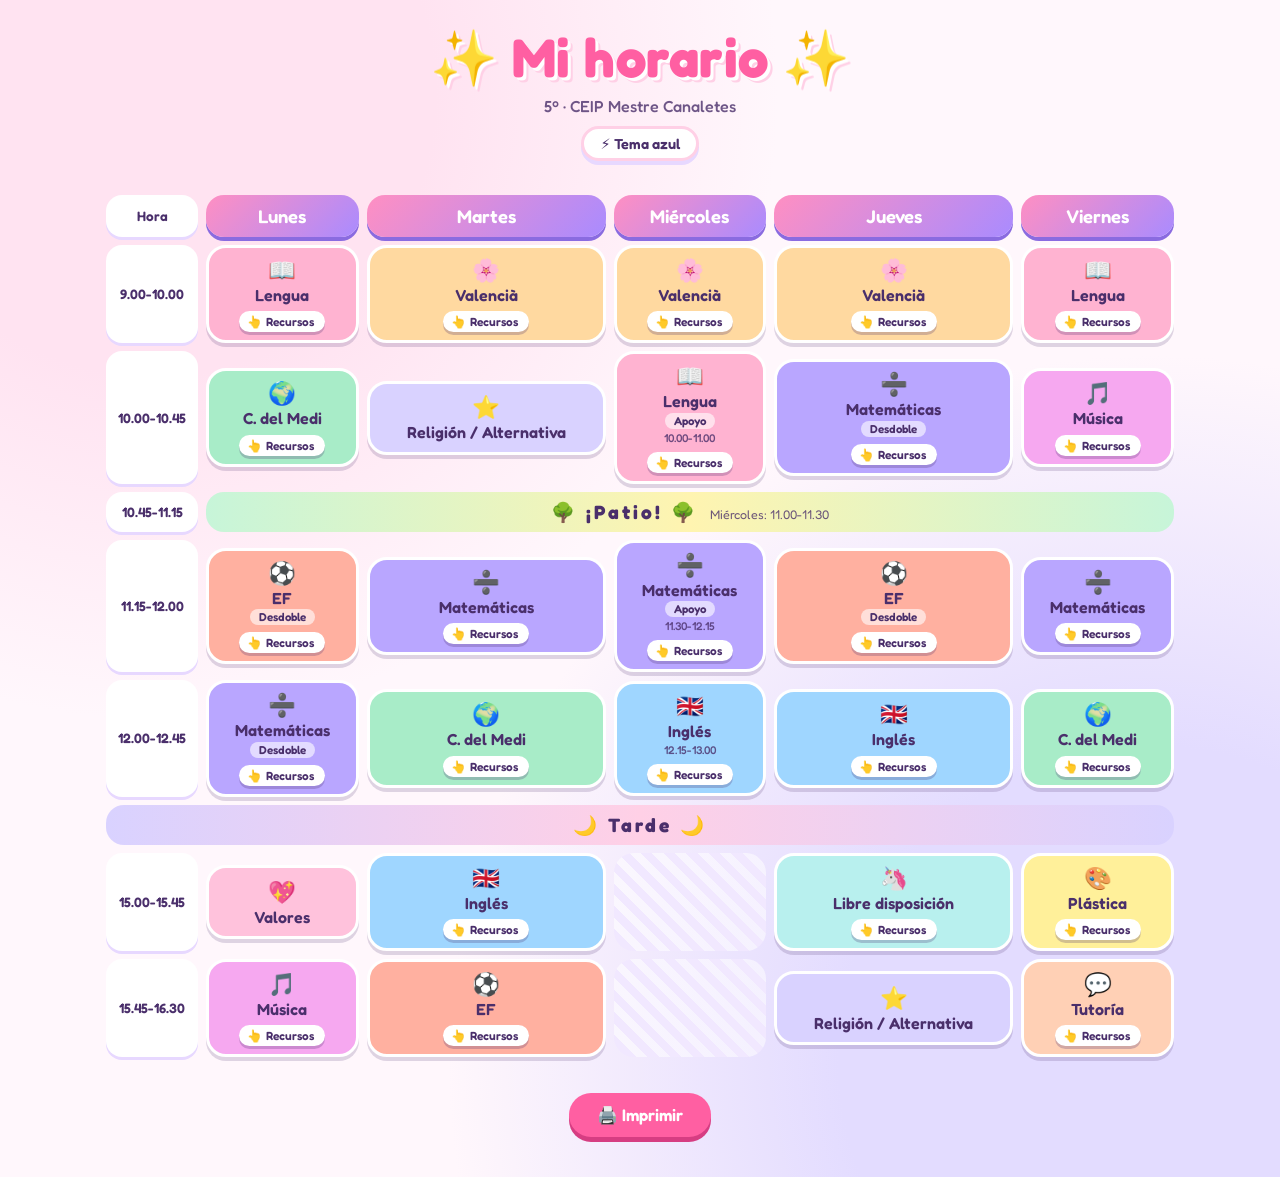
<file: index.html>
<!DOCTYPE html>
<html lang="es"><head><meta charset="UTF-8">
<meta name="viewport" content="width=device-width, initial-scale=1">
<title>Mi horario · 5º</title>
<link href="https://fonts.googleapis.com/css2?family=Fredoka:wght@400;500;600;700&display=swap" rel="stylesheet">
<link rel="stylesheet" href="css/estilos.css">
<script src="js/script.js"></script>
</head><body>
<header><h1>✨ Mi horario ✨</h1><p>5º · CEIP Mestre Canaletes</p><button class="tema" type="button">⚡ Tema azul</button></header>
<div class="wrap">
<table><thead><tr><th class="hora">Hora</th>
<th class="dia d0"><span>Lunes</span></th>
<th class="dia d1"><span>Martes</span></th>
<th class="dia d2"><span>Miércoles</span></th>
<th class="dia d3"><span>Jueves</span></th>
<th class="dia d4"><span>Viernes</span></th>
</tr></thead><tbody>
<tr><th class="hora">9.00-10.00</th>
<td class="m lengua"><div class="card"><span class="ico">📖</span><strong>Lengua</strong><a class="rec" href="https://www.mundoprimaria.com/juegos-educativos/juegos-lenguaje" target="_blank" rel="noopener noreferrer" aria-label="Recursos de Lengua" title="Recursos de Lengua"><span class="dedo" aria-hidden="true">👆</span>Recursos</a></div></td>
<td class="m valencia"><div class="card"><span class="ico">🌸</span><strong>Valencià</strong><a class="rec" href="https://www.avl.gva.es/lexicval/" target="_blank" rel="noopener noreferrer" aria-label="Recursos de Valencià" title="Recursos de Valencià"><span class="dedo" aria-hidden="true">👆</span>Recursos</a></div></td>
<td class="m valencia"><div class="card"><span class="ico">🌸</span><strong>Valencià</strong><a class="rec" href="https://www.avl.gva.es/lexicval/" target="_blank" rel="noopener noreferrer" aria-label="Recursos de Valencià" title="Recursos de Valencià"><span class="dedo" aria-hidden="true">👆</span>Recursos</a></div></td>
<td class="m valencia"><div class="card"><span class="ico">🌸</span><strong>Valencià</strong><a class="rec" href="https://www.avl.gva.es/lexicval/" target="_blank" rel="noopener noreferrer" aria-label="Recursos de Valencià" title="Recursos de Valencià"><span class="dedo" aria-hidden="true">👆</span>Recursos</a></div></td>
<td class="m lengua"><div class="card"><span class="ico">📖</span><strong>Lengua</strong><a class="rec" href="https://www.mundoprimaria.com/juegos-educativos/juegos-lenguaje" target="_blank" rel="noopener noreferrer" aria-label="Recursos de Lengua" title="Recursos de Lengua"><span class="dedo" aria-hidden="true">👆</span>Recursos</a></div></td>
</tr>
<tr><th class="hora">10.00-10.45</th>
<td class="m medi"><div class="card"><span class="ico">🌍</span><strong>C. del Medi</strong><a class="rec" href="https://www.mundoprimaria.com/juegos-educativos/juegos-ciencias" target="_blank" rel="noopener noreferrer" aria-label="Recursos de C. del Medi" title="Recursos de C. del Medi"><span class="dedo" aria-hidden="true">👆</span>Recursos</a></div></td>
<td class="m religion"><div class="card"><span class="ico">⭐</span><strong>Religión / Alternativa</strong></div></td>
<td class="m lengua"><div class="card"><span class="ico">📖</span><strong>Lengua</strong><em>Apoyo</em><small>10.00-11.00</small><a class="rec" href="https://www.mundoprimaria.com/juegos-educativos/juegos-lenguaje" target="_blank" rel="noopener noreferrer" aria-label="Recursos de Lengua" title="Recursos de Lengua"><span class="dedo" aria-hidden="true">👆</span>Recursos</a></div></td>
<td class="m mates"><div class="card"><span class="ico">➗</span><strong>Matemáticas</strong><em>Desdoble</em><a class="rec" href="https://www.mundoprimaria.com/juegos-educativos/juegos-matematicas/mates-areas-cursos" target="_blank" rel="noopener noreferrer" aria-label="Recursos de Matemáticas" title="Recursos de Matemáticas"><span class="dedo" aria-hidden="true">👆</span>Recursos</a></div></td>
<td class="m musica"><div class="card"><span class="ico">🎵</span><strong>Música</strong><a class="rec" href="http://valdemusica.blogspot.com/p/la-flauta-dulce.html" target="_blank" rel="noopener noreferrer" aria-label="Recursos de Música" title="Recursos de Música"><span class="dedo" aria-hidden="true">👆</span>Recursos</a></div></td>
</tr>
<tr class="banda patio"><th class="hora">10.45-11.15</th><td colspan="5"><span class="b">🌳 ¡Patio! 🌳</span><small>Miércoles: 11.00-11.30</small></td></tr>
<tr><th class="hora">11.15-12.00</th>
<td class="m ef"><div class="card"><span class="ico">⚽</span><strong>EF</strong><em>Desdoble</em><a class="rec" href="https://www.educacionfisicaenprimaria.es/ud-5ordm-y-6ordm-primaria.html" target="_blank" rel="noopener noreferrer" aria-label="Recursos de EF" title="Recursos de EF"><span class="dedo" aria-hidden="true">👆</span>Recursos</a></div></td>
<td class="m mates"><div class="card"><span class="ico">➗</span><strong>Matemáticas</strong><a class="rec" href="https://www.mundoprimaria.com/juegos-educativos/juegos-matematicas/mates-areas-cursos" target="_blank" rel="noopener noreferrer" aria-label="Recursos de Matemáticas" title="Recursos de Matemáticas"><span class="dedo" aria-hidden="true">👆</span>Recursos</a></div></td>
<td class="m mates"><div class="card"><span class="ico">➗</span><strong>Matemáticas</strong><em>Apoyo</em><small>11.30-12.15</small><a class="rec" href="https://www.mundoprimaria.com/juegos-educativos/juegos-matematicas/mates-areas-cursos" target="_blank" rel="noopener noreferrer" aria-label="Recursos de Matemáticas" title="Recursos de Matemáticas"><span class="dedo" aria-hidden="true">👆</span>Recursos</a></div></td>
<td class="m ef"><div class="card"><span class="ico">⚽</span><strong>EF</strong><em>Desdoble</em><a class="rec" href="https://www.educacionfisicaenprimaria.es/ud-5ordm-y-6ordm-primaria.html" target="_blank" rel="noopener noreferrer" aria-label="Recursos de EF" title="Recursos de EF"><span class="dedo" aria-hidden="true">👆</span>Recursos</a></div></td>
<td class="m mates"><div class="card"><span class="ico">➗</span><strong>Matemáticas</strong><a class="rec" href="https://www.mundoprimaria.com/juegos-educativos/juegos-matematicas/mates-areas-cursos" target="_blank" rel="noopener noreferrer" aria-label="Recursos de Matemáticas" title="Recursos de Matemáticas"><span class="dedo" aria-hidden="true">👆</span>Recursos</a></div></td>
</tr>
<tr><th class="hora">12.00-12.45</th>
<td class="m mates"><div class="card"><span class="ico">➗</span><strong>Matemáticas</strong><em>Desdoble</em><a class="rec" href="https://www.mundoprimaria.com/juegos-educativos/juegos-matematicas/mates-areas-cursos" target="_blank" rel="noopener noreferrer" aria-label="Recursos de Matemáticas" title="Recursos de Matemáticas"><span class="dedo" aria-hidden="true">👆</span>Recursos</a></div></td>
<td class="m medi"><div class="card"><span class="ico">🌍</span><strong>C. del Medi</strong><a class="rec" href="https://www.mundoprimaria.com/juegos-educativos/juegos-ciencias" target="_blank" rel="noopener noreferrer" aria-label="Recursos de C. del Medi" title="Recursos de C. del Medi"><span class="dedo" aria-hidden="true">👆</span>Recursos</a></div></td>
<td class="m ingles"><div class="card"><span class="ico">🇬🇧</span><strong>Inglés</strong><small>12.15-13.00</small><a class="rec" href="https://learnenglishkids.britishcouncil.org" target="_blank" rel="noopener noreferrer" aria-label="Recursos de Inglés" title="Recursos de Inglés"><span class="dedo" aria-hidden="true">👆</span>Recursos</a></div></td>
<td class="m ingles"><div class="card"><span class="ico">🇬🇧</span><strong>Inglés</strong><a class="rec" href="https://learnenglishkids.britishcouncil.org" target="_blank" rel="noopener noreferrer" aria-label="Recursos de Inglés" title="Recursos de Inglés"><span class="dedo" aria-hidden="true">👆</span>Recursos</a></div></td>
<td class="m medi"><div class="card"><span class="ico">🌍</span><strong>C. del Medi</strong><a class="rec" href="https://www.mundoprimaria.com/juegos-educativos/juegos-ciencias" target="_blank" rel="noopener noreferrer" aria-label="Recursos de C. del Medi" title="Recursos de C. del Medi"><span class="dedo" aria-hidden="true">👆</span>Recursos</a></div></td>
</tr>
<tr class="banda tarde"><td colspan="6"><span class="b">🌙 Tarde 🌙</span></td></tr>
<tr><th class="hora">15.00-15.45</th>
<td class="m valores"><div class="card"><span class="ico">💖</span><strong>Valores</strong></div></td>
<td class="m ingles"><div class="card"><span class="ico">🇬🇧</span><strong>Inglés</strong><a class="rec" href="https://learnenglishkids.britishcouncil.org" target="_blank" rel="noopener noreferrer" aria-label="Recursos de Inglés" title="Recursos de Inglés"><span class="dedo" aria-hidden="true">👆</span>Recursos</a></div></td>
<td class="vacio"></td>
<td class="m libre"><div class="card"><span class="ico">🦄</span><strong>Libre disposición</strong><a class="rec" href="https://www.mundoprimaria.com/juegos-educativos" target="_blank" rel="noopener noreferrer" aria-label="Recursos de Libre disposición" title="Recursos de Libre disposición"><span class="dedo" aria-hidden="true">👆</span>Recursos</a></div></td>
<td class="m plastica"><div class="card"><span class="ico">🎨</span><strong>Plástica</strong><a class="rec" href="https://www.guiainfantil.com/ocio/manualidades/" target="_blank" rel="noopener noreferrer" aria-label="Recursos de Plástica" title="Recursos de Plástica"><span class="dedo" aria-hidden="true">👆</span>Recursos</a></div></td>
</tr>
<tr><th class="hora">15.45-16.30</th>
<td class="m musica"><div class="card"><span class="ico">🎵</span><strong>Música</strong><a class="rec" href="http://valdemusica.blogspot.com/p/la-flauta-dulce.html" target="_blank" rel="noopener noreferrer" aria-label="Recursos de Música" title="Recursos de Música"><span class="dedo" aria-hidden="true">👆</span>Recursos</a></div></td>
<td class="m ef"><div class="card"><span class="ico">⚽</span><strong>EF</strong><a class="rec" href="https://www.educacionfisicaenprimaria.es/ud-5ordm-y-6ordm-primaria.html" target="_blank" rel="noopener noreferrer" aria-label="Recursos de EF" title="Recursos de EF"><span class="dedo" aria-hidden="true">👆</span>Recursos</a></div></td>
<td class="vacio"></td>
<td class="m religion"><div class="card"><span class="ico">⭐</span><strong>Religión / Alternativa</strong></div></td>
<td class="m tutoria"><div class="card"><span class="ico">💬</span><strong>Tutoría</strong><a class="rec" href="https://www.mundoprimaria.com/recursos-educativos" target="_blank" rel="noopener noreferrer" aria-label="Recursos de Tutoría" title="Recursos de Tutoría"><span class="dedo" aria-hidden="true">👆</span>Recursos</a></div></td>
</tr>
</tbody></table>
</div>
<div class="movil">
<section class="dia-m"><h2>Lunes</h2>
<div class="fila"><div class="hora">9.00-10.00</div><div class="m lengua"><div class="card"><span class="ico">📖</span><strong>Lengua</strong><a class="rec" href="https://www.mundoprimaria.com/juegos-educativos/juegos-lenguaje" target="_blank" rel="noopener noreferrer" aria-label="Recursos de Lengua" title="Recursos de Lengua"><span class="dedo" aria-hidden="true">👆</span>Recursos</a></div></div></div>
<div class="fila"><div class="hora">10.00-10.45</div><div class="m medi"><div class="card"><span class="ico">🌍</span><strong>C. del Medi</strong><a class="rec" href="https://www.mundoprimaria.com/juegos-educativos/juegos-ciencias" target="_blank" rel="noopener noreferrer" aria-label="Recursos de C. del Medi" title="Recursos de C. del Medi"><span class="dedo" aria-hidden="true">👆</span>Recursos</a></div></div></div>
<div class="tira patio">🌳 Patio · 10.45-11.15</div>
<div class="fila"><div class="hora">11.15-12.00</div><div class="m ef"><div class="card"><span class="ico">⚽</span><strong>EF</strong><em>Desdoble</em><a class="rec" href="https://www.educacionfisicaenprimaria.es/ud-5ordm-y-6ordm-primaria.html" target="_blank" rel="noopener noreferrer" aria-label="Recursos de EF" title="Recursos de EF"><span class="dedo" aria-hidden="true">👆</span>Recursos</a></div></div></div>
<div class="fila"><div class="hora">12.00-12.45</div><div class="m mates"><div class="card"><span class="ico">➗</span><strong>Matemáticas</strong><em>Desdoble</em><a class="rec" href="https://www.mundoprimaria.com/juegos-educativos/juegos-matematicas/mates-areas-cursos" target="_blank" rel="noopener noreferrer" aria-label="Recursos de Matemáticas" title="Recursos de Matemáticas"><span class="dedo" aria-hidden="true">👆</span>Recursos</a></div></div></div>
<div class="tira tarde">🌙 Tarde</div>
<div class="fila"><div class="hora">15.00-15.45</div><div class="m valores"><div class="card"><span class="ico">💖</span><strong>Valores</strong></div></div></div>
<div class="fila"><div class="hora">15.45-16.30</div><div class="m musica"><div class="card"><span class="ico">🎵</span><strong>Música</strong><a class="rec" href="http://valdemusica.blogspot.com/p/la-flauta-dulce.html" target="_blank" rel="noopener noreferrer" aria-label="Recursos de Música" title="Recursos de Música"><span class="dedo" aria-hidden="true">👆</span>Recursos</a></div></div></div>
</section>
<section class="dia-m"><h2>Martes</h2>
<div class="fila"><div class="hora">9.00-10.00</div><div class="m valencia"><div class="card"><span class="ico">🌸</span><strong>Valencià</strong><a class="rec" href="https://www.avl.gva.es/lexicval/" target="_blank" rel="noopener noreferrer" aria-label="Recursos de Valencià" title="Recursos de Valencià"><span class="dedo" aria-hidden="true">👆</span>Recursos</a></div></div></div>
<div class="fila"><div class="hora">10.00-10.45</div><div class="m religion"><div class="card"><span class="ico">⭐</span><strong>Religión / Alternativa</strong></div></div></div>
<div class="tira patio">🌳 Patio · 10.45-11.15</div>
<div class="fila"><div class="hora">11.15-12.00</div><div class="m mates"><div class="card"><span class="ico">➗</span><strong>Matemáticas</strong><a class="rec" href="https://www.mundoprimaria.com/juegos-educativos/juegos-matematicas/mates-areas-cursos" target="_blank" rel="noopener noreferrer" aria-label="Recursos de Matemáticas" title="Recursos de Matemáticas"><span class="dedo" aria-hidden="true">👆</span>Recursos</a></div></div></div>
<div class="fila"><div class="hora">12.00-12.45</div><div class="m medi"><div class="card"><span class="ico">🌍</span><strong>C. del Medi</strong><a class="rec" href="https://www.mundoprimaria.com/juegos-educativos/juegos-ciencias" target="_blank" rel="noopener noreferrer" aria-label="Recursos de C. del Medi" title="Recursos de C. del Medi"><span class="dedo" aria-hidden="true">👆</span>Recursos</a></div></div></div>
<div class="tira tarde">🌙 Tarde</div>
<div class="fila"><div class="hora">15.00-15.45</div><div class="m ingles"><div class="card"><span class="ico">🇬🇧</span><strong>Inglés</strong><a class="rec" href="https://learnenglishkids.britishcouncil.org" target="_blank" rel="noopener noreferrer" aria-label="Recursos de Inglés" title="Recursos de Inglés"><span class="dedo" aria-hidden="true">👆</span>Recursos</a></div></div></div>
<div class="fila"><div class="hora">15.45-16.30</div><div class="m ef"><div class="card"><span class="ico">⚽</span><strong>EF</strong><a class="rec" href="https://www.educacionfisicaenprimaria.es/ud-5ordm-y-6ordm-primaria.html" target="_blank" rel="noopener noreferrer" aria-label="Recursos de EF" title="Recursos de EF"><span class="dedo" aria-hidden="true">👆</span>Recursos</a></div></div></div>
</section>
<section class="dia-m"><h2>Miércoles</h2>
<div class="fila"><div class="hora">9.00-10.00</div><div class="m valencia"><div class="card"><span class="ico">🌸</span><strong>Valencià</strong><a class="rec" href="https://www.avl.gva.es/lexicval/" target="_blank" rel="noopener noreferrer" aria-label="Recursos de Valencià" title="Recursos de Valencià"><span class="dedo" aria-hidden="true">👆</span>Recursos</a></div></div></div>
<div class="fila"><div class="hora">10.00-11.00</div><div class="m lengua"><div class="card"><span class="ico">📖</span><strong>Lengua</strong><em>Apoyo</em><a class="rec" href="https://www.mundoprimaria.com/juegos-educativos/juegos-lenguaje" target="_blank" rel="noopener noreferrer" aria-label="Recursos de Lengua" title="Recursos de Lengua"><span class="dedo" aria-hidden="true">👆</span>Recursos</a></div></div></div>
<div class="tira patio">🌳 Patio · 11.00-11.30</div>
<div class="fila"><div class="hora">11.30-12.15</div><div class="m mates"><div class="card"><span class="ico">➗</span><strong>Matemáticas</strong><em>Apoyo</em><a class="rec" href="https://www.mundoprimaria.com/juegos-educativos/juegos-matematicas/mates-areas-cursos" target="_blank" rel="noopener noreferrer" aria-label="Recursos de Matemáticas" title="Recursos de Matemáticas"><span class="dedo" aria-hidden="true">👆</span>Recursos</a></div></div></div>
<div class="fila"><div class="hora">12.15-13.00</div><div class="m ingles"><div class="card"><span class="ico">🇬🇧</span><strong>Inglés</strong><a class="rec" href="https://learnenglishkids.britishcouncil.org" target="_blank" rel="noopener noreferrer" aria-label="Recursos de Inglés" title="Recursos de Inglés"><span class="dedo" aria-hidden="true">👆</span>Recursos</a></div></div></div>
</section>
<section class="dia-m"><h2>Jueves</h2>
<div class="fila"><div class="hora">9.00-10.00</div><div class="m valencia"><div class="card"><span class="ico">🌸</span><strong>Valencià</strong><a class="rec" href="https://www.avl.gva.es/lexicval/" target="_blank" rel="noopener noreferrer" aria-label="Recursos de Valencià" title="Recursos de Valencià"><span class="dedo" aria-hidden="true">👆</span>Recursos</a></div></div></div>
<div class="fila"><div class="hora">10.00-10.45</div><div class="m mates"><div class="card"><span class="ico">➗</span><strong>Matemáticas</strong><em>Desdoble</em><a class="rec" href="https://www.mundoprimaria.com/juegos-educativos/juegos-matematicas/mates-areas-cursos" target="_blank" rel="noopener noreferrer" aria-label="Recursos de Matemáticas" title="Recursos de Matemáticas"><span class="dedo" aria-hidden="true">👆</span>Recursos</a></div></div></div>
<div class="tira patio">🌳 Patio · 10.45-11.15</div>
<div class="fila"><div class="hora">11.15-12.00</div><div class="m ef"><div class="card"><span class="ico">⚽</span><strong>EF</strong><em>Desdoble</em><a class="rec" href="https://www.educacionfisicaenprimaria.es/ud-5ordm-y-6ordm-primaria.html" target="_blank" rel="noopener noreferrer" aria-label="Recursos de EF" title="Recursos de EF"><span class="dedo" aria-hidden="true">👆</span>Recursos</a></div></div></div>
<div class="fila"><div class="hora">12.00-12.45</div><div class="m ingles"><div class="card"><span class="ico">🇬🇧</span><strong>Inglés</strong><a class="rec" href="https://learnenglishkids.britishcouncil.org" target="_blank" rel="noopener noreferrer" aria-label="Recursos de Inglés" title="Recursos de Inglés"><span class="dedo" aria-hidden="true">👆</span>Recursos</a></div></div></div>
<div class="tira tarde">🌙 Tarde</div>
<div class="fila"><div class="hora">15.00-15.45</div><div class="m libre"><div class="card"><span class="ico">🦄</span><strong>Libre disposición</strong><a class="rec" href="https://www.mundoprimaria.com/juegos-educativos" target="_blank" rel="noopener noreferrer" aria-label="Recursos de Libre disposición" title="Recursos de Libre disposición"><span class="dedo" aria-hidden="true">👆</span>Recursos</a></div></div></div>
<div class="fila"><div class="hora">15.45-16.30</div><div class="m religion"><div class="card"><span class="ico">⭐</span><strong>Religión / Alternativa</strong></div></div></div>
</section>
<section class="dia-m"><h2>Viernes</h2>
<div class="fila"><div class="hora">9.00-10.00</div><div class="m lengua"><div class="card"><span class="ico">📖</span><strong>Lengua</strong><a class="rec" href="https://www.mundoprimaria.com/juegos-educativos/juegos-lenguaje" target="_blank" rel="noopener noreferrer" aria-label="Recursos de Lengua" title="Recursos de Lengua"><span class="dedo" aria-hidden="true">👆</span>Recursos</a></div></div></div>
<div class="fila"><div class="hora">10.00-10.45</div><div class="m musica"><div class="card"><span class="ico">🎵</span><strong>Música</strong><a class="rec" href="http://valdemusica.blogspot.com/p/la-flauta-dulce.html" target="_blank" rel="noopener noreferrer" aria-label="Recursos de Música" title="Recursos de Música"><span class="dedo" aria-hidden="true">👆</span>Recursos</a></div></div></div>
<div class="tira patio">🌳 Patio · 10.45-11.15</div>
<div class="fila"><div class="hora">11.15-12.00</div><div class="m mates"><div class="card"><span class="ico">➗</span><strong>Matemáticas</strong><a class="rec" href="https://www.mundoprimaria.com/juegos-educativos/juegos-matematicas/mates-areas-cursos" target="_blank" rel="noopener noreferrer" aria-label="Recursos de Matemáticas" title="Recursos de Matemáticas"><span class="dedo" aria-hidden="true">👆</span>Recursos</a></div></div></div>
<div class="fila"><div class="hora">12.00-12.45</div><div class="m medi"><div class="card"><span class="ico">🌍</span><strong>C. del Medi</strong><a class="rec" href="https://www.mundoprimaria.com/juegos-educativos/juegos-ciencias" target="_blank" rel="noopener noreferrer" aria-label="Recursos de C. del Medi" title="Recursos de C. del Medi"><span class="dedo" aria-hidden="true">👆</span>Recursos</a></div></div></div>
<div class="tira tarde">🌙 Tarde</div>
<div class="fila"><div class="hora">15.00-15.45</div><div class="m plastica"><div class="card"><span class="ico">🎨</span><strong>Plástica</strong><a class="rec" href="https://www.guiainfantil.com/ocio/manualidades/" target="_blank" rel="noopener noreferrer" aria-label="Recursos de Plástica" title="Recursos de Plástica"><span class="dedo" aria-hidden="true">👆</span>Recursos</a></div></div></div>
<div class="fila"><div class="hora">15.45-16.30</div><div class="m tutoria"><div class="card"><span class="ico">💬</span><strong>Tutoría</strong><a class="rec" href="https://www.mundoprimaria.com/recursos-educativos" target="_blank" rel="noopener noreferrer" aria-label="Recursos de Tutoría" title="Recursos de Tutoría"><span class="dedo" aria-hidden="true">👆</span>Recursos</a></div></div></div>
</section>
</div>
<button class="imprimir" type="button">🖨️ Imprimir</button>
</body></html>
</file>
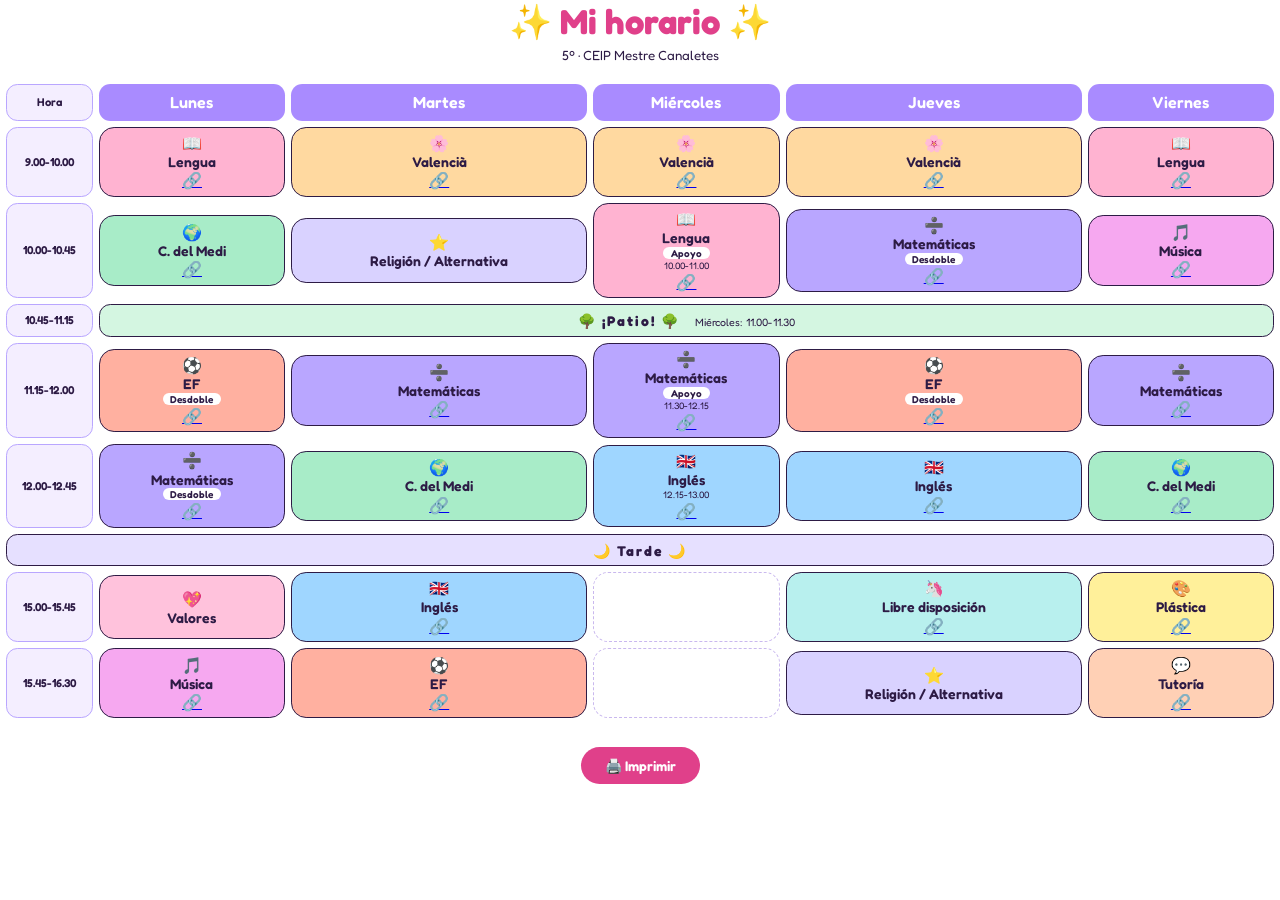
<file: horario-imprimir.html>
<!DOCTYPE html>
<html lang="es"><head><meta charset="UTF-8">
<meta name="viewport" content="width=device-width, initial-scale=1">
<title>Mi horario · 5º</title>
<link href="https://fonts.googleapis.com/css2?family=Fredoka:wght@400;500;600;700&display=swap" rel="stylesheet">
<link rel="stylesheet" href="css/imprimir.css">
</head><body>
<header><h1>✨ Mi horario ✨</h1><p>5º · CEIP Mestre Canaletes</p></header>
<div class="wrap">
<table><thead><tr><th class="hora">Hora</th>
<th class="dia d0"><span>Lunes</span></th>
<th class="dia d1"><span>Martes</span></th>
<th class="dia d2"><span>Miércoles</span></th>
<th class="dia d3"><span>Jueves</span></th>
<th class="dia d4"><span>Viernes</span></th>
</tr></thead><tbody>
<tr><th class="hora">9.00-10.00</th>
<td class="m lengua"><div class="card"><span class="ico">📖</span><strong>Lengua</strong><a class="rec" href="https://www.mundoprimaria.com/juegos-educativos/juegos-lenguaje" target="_blank" rel="noopener noreferrer" aria-label="Recursos de Lengua" title="Recursos de Lengua">🔗</a></div></td>
<td class="m valencia"><div class="card"><span class="ico">🌸</span><strong>Valencià</strong><a class="rec" href="https://www.avl.gva.es/lexicval/" target="_blank" rel="noopener noreferrer" aria-label="Recursos de Valencià" title="Recursos de Valencià">🔗</a></div></td>
<td class="m valencia"><div class="card"><span class="ico">🌸</span><strong>Valencià</strong><a class="rec" href="https://www.avl.gva.es/lexicval/" target="_blank" rel="noopener noreferrer" aria-label="Recursos de Valencià" title="Recursos de Valencià">🔗</a></div></td>
<td class="m valencia"><div class="card"><span class="ico">🌸</span><strong>Valencià</strong><a class="rec" href="https://www.avl.gva.es/lexicval/" target="_blank" rel="noopener noreferrer" aria-label="Recursos de Valencià" title="Recursos de Valencià">🔗</a></div></td>
<td class="m lengua"><div class="card"><span class="ico">📖</span><strong>Lengua</strong><a class="rec" href="https://www.mundoprimaria.com/juegos-educativos/juegos-lenguaje" target="_blank" rel="noopener noreferrer" aria-label="Recursos de Lengua" title="Recursos de Lengua">🔗</a></div></td>
</tr>
<tr><th class="hora">10.00-10.45</th>
<td class="m medi"><div class="card"><span class="ico">🌍</span><strong>C. del Medi</strong><a class="rec" href="https://www.mundoprimaria.com/juegos-educativos/juegos-ciencias" target="_blank" rel="noopener noreferrer" aria-label="Recursos de C. del Medi" title="Recursos de C. del Medi">🔗</a></div></td>
<td class="m religion"><div class="card"><span class="ico">⭐</span><strong>Religión / Alternativa</strong></div></td>
<td class="m lengua"><div class="card"><span class="ico">📖</span><strong>Lengua</strong><em>Apoyo</em><small>10.00-11.00</small><a class="rec" href="https://www.mundoprimaria.com/juegos-educativos/juegos-lenguaje" target="_blank" rel="noopener noreferrer" aria-label="Recursos de Lengua" title="Recursos de Lengua">🔗</a></div></td>
<td class="m mates"><div class="card"><span class="ico">➗</span><strong>Matemáticas</strong><em>Desdoble</em><a class="rec" href="https://www.mundoprimaria.com/juegos-educativos/juegos-matematicas/mates-areas-cursos" target="_blank" rel="noopener noreferrer" aria-label="Recursos de Matemáticas" title="Recursos de Matemáticas">🔗</a></div></td>
<td class="m musica"><div class="card"><span class="ico">🎵</span><strong>Música</strong><a class="rec" href="http://valdemusica.blogspot.com/p/la-flauta-dulce.html" target="_blank" rel="noopener noreferrer" aria-label="Recursos de Música" title="Recursos de Música">🔗</a></div></td>
</tr>
<tr class="banda patio"><th class="hora">10.45-11.15</th><td colspan="5"><span class="b">🌳 ¡Patio! 🌳</span><small>Miércoles: 11.00-11.30</small></td></tr>
<tr><th class="hora">11.15-12.00</th>
<td class="m ef"><div class="card"><span class="ico">⚽</span><strong>EF</strong><em>Desdoble</em><a class="rec" href="https://www.educacionfisicaenprimaria.es/ud-5ordm-y-6ordm-primaria.html" target="_blank" rel="noopener noreferrer" aria-label="Recursos de EF" title="Recursos de EF">🔗</a></div></td>
<td class="m mates"><div class="card"><span class="ico">➗</span><strong>Matemáticas</strong><a class="rec" href="https://www.mundoprimaria.com/juegos-educativos/juegos-matematicas/mates-areas-cursos" target="_blank" rel="noopener noreferrer" aria-label="Recursos de Matemáticas" title="Recursos de Matemáticas">🔗</a></div></td>
<td class="m mates"><div class="card"><span class="ico">➗</span><strong>Matemáticas</strong><em>Apoyo</em><small>11.30-12.15</small><a class="rec" href="https://www.mundoprimaria.com/juegos-educativos/juegos-matematicas/mates-areas-cursos" target="_blank" rel="noopener noreferrer" aria-label="Recursos de Matemáticas" title="Recursos de Matemáticas">🔗</a></div></td>
<td class="m ef"><div class="card"><span class="ico">⚽</span><strong>EF</strong><em>Desdoble</em><a class="rec" href="https://www.educacionfisicaenprimaria.es/ud-5ordm-y-6ordm-primaria.html" target="_blank" rel="noopener noreferrer" aria-label="Recursos de EF" title="Recursos de EF">🔗</a></div></td>
<td class="m mates"><div class="card"><span class="ico">➗</span><strong>Matemáticas</strong><a class="rec" href="https://www.mundoprimaria.com/juegos-educativos/juegos-matematicas/mates-areas-cursos" target="_blank" rel="noopener noreferrer" aria-label="Recursos de Matemáticas" title="Recursos de Matemáticas">🔗</a></div></td>
</tr>
<tr><th class="hora">12.00-12.45</th>
<td class="m mates"><div class="card"><span class="ico">➗</span><strong>Matemáticas</strong><em>Desdoble</em><a class="rec" href="https://www.mundoprimaria.com/juegos-educativos/juegos-matematicas/mates-areas-cursos" target="_blank" rel="noopener noreferrer" aria-label="Recursos de Matemáticas" title="Recursos de Matemáticas">🔗</a></div></td>
<td class="m medi"><div class="card"><span class="ico">🌍</span><strong>C. del Medi</strong><a class="rec" href="https://www.mundoprimaria.com/juegos-educativos/juegos-ciencias" target="_blank" rel="noopener noreferrer" aria-label="Recursos de C. del Medi" title="Recursos de C. del Medi">🔗</a></div></td>
<td class="m ingles"><div class="card"><span class="ico">🇬🇧</span><strong>Inglés</strong><small>12.15-13.00</small><a class="rec" href="https://learnenglishkids.britishcouncil.org" target="_blank" rel="noopener noreferrer" aria-label="Recursos de Inglés" title="Recursos de Inglés">🔗</a></div></td>
<td class="m ingles"><div class="card"><span class="ico">🇬🇧</span><strong>Inglés</strong><a class="rec" href="https://learnenglishkids.britishcouncil.org" target="_blank" rel="noopener noreferrer" aria-label="Recursos de Inglés" title="Recursos de Inglés">🔗</a></div></td>
<td class="m medi"><div class="card"><span class="ico">🌍</span><strong>C. del Medi</strong><a class="rec" href="https://www.mundoprimaria.com/juegos-educativos/juegos-ciencias" target="_blank" rel="noopener noreferrer" aria-label="Recursos de C. del Medi" title="Recursos de C. del Medi">🔗</a></div></td>
</tr>
<tr class="banda tarde"><td colspan="6"><span class="b">🌙 Tarde 🌙</span></td></tr>
<tr><th class="hora">15.00-15.45</th>
<td class="m valores"><div class="card"><span class="ico">💖</span><strong>Valores</strong></div></td>
<td class="m ingles"><div class="card"><span class="ico">🇬🇧</span><strong>Inglés</strong><a class="rec" href="https://learnenglishkids.britishcouncil.org" target="_blank" rel="noopener noreferrer" aria-label="Recursos de Inglés" title="Recursos de Inglés">🔗</a></div></td>
<td class="vacio"></td>
<td class="m libre"><div class="card"><span class="ico">🦄</span><strong>Libre disposición</strong><a class="rec" href="https://www.mundoprimaria.com/juegos-educativos" target="_blank" rel="noopener noreferrer" aria-label="Recursos de Libre disposición" title="Recursos de Libre disposición">🔗</a></div></td>
<td class="m plastica"><div class="card"><span class="ico">🎨</span><strong>Plástica</strong><a class="rec" href="https://www.guiainfantil.com/ocio/manualidades/" target="_blank" rel="noopener noreferrer" aria-label="Recursos de Plástica" title="Recursos de Plástica">🔗</a></div></td>
</tr>
<tr><th class="hora">15.45-16.30</th>
<td class="m musica"><div class="card"><span class="ico">🎵</span><strong>Música</strong><a class="rec" href="http://valdemusica.blogspot.com/p/la-flauta-dulce.html" target="_blank" rel="noopener noreferrer" aria-label="Recursos de Música" title="Recursos de Música">🔗</a></div></td>
<td class="m ef"><div class="card"><span class="ico">⚽</span><strong>EF</strong><a class="rec" href="https://www.educacionfisicaenprimaria.es/ud-5ordm-y-6ordm-primaria.html" target="_blank" rel="noopener noreferrer" aria-label="Recursos de EF" title="Recursos de EF">🔗</a></div></td>
<td class="vacio"></td>
<td class="m religion"><div class="card"><span class="ico">⭐</span><strong>Religión / Alternativa</strong></div></td>
<td class="m tutoria"><div class="card"><span class="ico">💬</span><strong>Tutoría</strong><a class="rec" href="https://www.mundoprimaria.com/recursos-educativos" target="_blank" rel="noopener noreferrer" aria-label="Recursos de Tutoría" title="Recursos de Tutoría">🔗</a></div></td>
</tr>
</tbody></table>
</div>

<button class="imprimir" type="button">🖨️ Imprimir</button>
<script>document.querySelector(".imprimir").addEventListener("click",function(){window.print();});</script>
</body></html>
</file>
<file: css/estilos.css>
/* Tema rosa (por defecto) */
:root{--font:'Fredoka','Baloo 2','Comic Sans MS',system-ui,sans-serif;--ink:#4a2f6b;--ink-rgb:74,47,107;
--acento:#ff5fa2;--acento-osc:#d63d82;--acento-suave:#ffd0e6;--onda:#ff5fa2b3;--foco:#7a4cff;
--dia1:#ff8fc2;--dia2:#a98bff;--dia-sombra:#8a6be0;--hora-sombra:#e7d8ff;
--fondo:#fff7fc;--fondo1:#ffe3f1;--fondo2:#e3dcff;--rayas:#f1e8ff;--tarde1:#d9d2ff;--tarde2:#ffd0e6;
--lengua:#ffb3d1;--valencia:#ffd9a0;--mates:#b9a6ff;--medi:#a8ecc8;--ingles:#9fd6ff;--ef:#ffb0a0;
--musica:#f6a8f0;--plastica:#fff09a;--valores:#ffc2dc;--religion:#d9d2ff;--libre:#b8f0ee;--tutoria:#ffd0b5}
/* Tema azul */
:root[data-tema="azul"]{--ink:#17365d;--ink-rgb:23,54,93;
--acento:#1f8fff;--acento-osc:#0b5fc0;--acento-suave:#bfe3ff;--onda:#1f8fffb3;--foco:#0b5fc0;
--dia1:#2f9bff;--dia2:#22c79a;--dia-sombra:#167a9e;--hora-sombra:#cfe6ff;
--fondo:#f4f9ff;--fondo1:#dcefff;--fondo2:#d9f7e8;--rayas:#e1efff;--tarde1:#c9dcff;--tarde2:#ffe1b3;
--lengua:#ffd36e;--valencia:#ffa27a;--mates:#9fb4ff;--medi:#9ee6a6;--ingles:#7fdcec;--ef:#ff8f80;
--musica:#c3a6ff;--plastica:#ffe766;--valores:#bde98f;--religion:#c6d3ea;--libre:#86e6c6;--tutoria:#ffc68a}
.lengua{--c:var(--lengua)}.valencia{--c:var(--valencia)}.mates{--c:var(--mates)}.medi{--c:var(--medi)}
.ingles{--c:var(--ingles)}.ef{--c:var(--ef)}.musica{--c:var(--musica)}.plastica{--c:var(--plastica)}
.valores{--c:var(--valores)}.religion{--c:var(--religion)}.libre{--c:var(--libre)}.tutoria{--c:var(--tutoria)}

*{box-sizing:border-box;-webkit-tap-highlight-color:transparent;-webkit-print-color-adjust:exact;print-color-adjust:exact}
body{margin:0;font-family:var(--font);color:var(--ink);padding:24px 16px 40px;
background:radial-gradient(circle at 12% 8%,var(--fondo1) 0 18%,transparent 40%),radial-gradient(circle at 90% 90%,var(--fondo2) 0 20%,transparent 45%),var(--fondo);transition:background-color .4s}
header{text-align:center;margin-bottom:18px}
h1{margin:0;font-size:clamp(2rem,6vw,3.4rem);font-weight:700;letter-spacing:.5px;color:var(--acento);text-shadow:3px 3px 0 #fff,5px 5px 0 var(--acento-suave);display:inline-block;transition:transform .4s cubic-bezier(.3,1.6,.5,1)}
h1:hover,h1.tap{transform:rotate(-3deg) scale(1.06)}
header p{margin:6px 0 0;font-weight:500;opacity:.8}
.tema{margin-top:10px;font:600 .9rem var(--font);color:var(--ink);background:#fff;border:3px solid var(--acento-suave);border-radius:99px;padding:6px 16px;box-shadow:0 4px 0 var(--hora-sombra);cursor:pointer;transition:transform .2s,box-shadow .2s}
.tema:hover{transform:translateY(-2px) scale(1.05);box-shadow:0 6px 0 var(--hora-sombra)}
.tema:active{transform:translateY(2px);box-shadow:0 1px 0 var(--hora-sombra)}
.wrap{max-width:1100px;margin:0 auto;overflow-x:auto;padding:8px}
table{width:100%;min-width:760px;border-collapse:separate;border-spacing:8px}
th,td{padding:0}
.hora{width:92px;font-size:.85rem;font-weight:600;background:#fff;border-radius:16px;padding:8px 4px;text-align:center;box-shadow:0 3px 0 var(--hora-sombra)}
.dia span{display:block;background:linear-gradient(135deg,var(--dia1),var(--dia2));color:#fff;border-radius:18px;padding:10px 4px;font-size:1.15rem;font-weight:600;box-shadow:0 4px 0 var(--dia-sombra);transition:transform .25s,box-shadow .25s;cursor:default}
.dia span:hover,.dia span.tap{animation:wiggle .5s ease;transform:translateY(-3px);box-shadow:0 7px 0 var(--dia-sombra)}
.card{height:100%;min-height:74px;display:flex;flex-direction:column;align-items:center;justify-content:center;gap:2px;text-align:center;
background:var(--c);border:3px solid #fff;border-radius:20px;padding:8px 6px;box-shadow:0 4px 0 rgba(var(--ink-rgb),.18);
transition:transform .3s cubic-bezier(.3,1.7,.5,1),box-shadow .3s,filter .3s;cursor:default}
.card strong{font-size:1rem;font-weight:600;line-height:1.15}
.card em{font-style:normal;font-size:.72rem;font-weight:600;background:#fff9;border-radius:99px;padding:1px 9px}
.card small{font-size:.7rem;font-weight:500;opacity:.8}
.card{position:relative}
.rec{position:relative;margin-top:5px;display:inline-flex;align-items:center;gap:4px;padding:3px 11px 3px 8px;font-size:.74rem;font-weight:600;color:var(--ink);text-decoration:none;background:#fff;border-radius:99px;box-shadow:0 3px 0 rgba(var(--ink-rgb),.25);cursor:pointer;animation:llamada 3.2s ease-in-out infinite;transition:background .2s,color .2s,box-shadow .2s}
.rec::after{content:"";position:absolute;inset:0;border-radius:inherit;pointer-events:none;animation:onda 3.2s ease-out infinite;animation-delay:inherit}
.rec .dedo{display:inline-block;animation:toque 3.2s ease-in-out infinite;animation-delay:inherit}
.rec:visited{color:var(--ink)}
.rec:hover,.rec:focus-visible{animation:none;background:var(--acento);color:#fff;transform:translateY(-2px) scale(1.12);box-shadow:0 5px 0 var(--acento-osc)}
.rec:hover .dedo,.rec:focus-visible .dedo{animation:toque .6s ease-in-out infinite}
.rec:active{transform:translateY(2px) scale(.95);box-shadow:0 1px 0 var(--acento-osc)}
.card.tap .rec{animation:llamada .7s ease-in-out}
@keyframes llamada{0%,70%,100%{transform:scale(1)}78%{transform:scale(1.14)}86%{transform:scale(.95)}93%{transform:scale(1.05)}}
@keyframes onda{0%,70%{box-shadow:0 0 0 0 var(--onda)}100%{box-shadow:0 0 0 12px transparent}}
@keyframes toque{0%,66%,100%{transform:translateY(0)}74%{transform:translateY(-4px)}80%{transform:translateY(2px) scale(.85)}88%{transform:translateY(0)}}
.ico{font-size:1.4rem;transition:transform .3s}
.card:hover,.card.tap{transform:translateY(-6px) rotate(-2deg) scale(1.07);box-shadow:0 12px 0 rgba(var(--ink-rgb),.2),0 0 0 4px #fff;filter:saturate(1.2);z-index:2;position:relative}
tr:nth-child(even) .card:hover,tr:nth-child(even) .card.tap{transform:translateY(-6px) rotate(2deg) scale(1.07)}
.card:hover .ico,.card.tap .ico{animation:bounce .6s ease infinite}
.card:active{transform:scale(.95)}
.vacio{background:repeating-linear-gradient(45deg,#fff8,#fff8 8px,var(--rayas) 8px,var(--rayas) 16px);border-radius:20px}
.banda td,.banda .hora{vertical-align:middle}
.banda td{text-align:center;border-radius:18px;padding:8px;transition:transform .3s}
.banda .b{font-size:1.2rem;font-weight:700;letter-spacing:3px}
.banda small{margin-left:12px;font-size:.78rem;opacity:.8}
.patio td{background:linear-gradient(90deg,#c7f5d9,#fff4b0,#c7f5d9)}
.tarde td{background:linear-gradient(90deg,var(--tarde1),var(--tarde2),var(--tarde1))}
.banda td:hover,.banda td.tap{transform:scale(1.02)}
.banda td:hover .b,.banda td.tap .b{display:inline-block;animation:wiggle .6s ease}
@keyframes wiggle{0%,100%{transform:rotate(0)}25%{transform:rotate(-4deg)}75%{transform:rotate(4deg)}}
@keyframes bounce{0%,100%{transform:translateY(0)}50%{transform:translateY(-6px) scale(1.2)}}
.movil{display:none}
@media (max-width:700px){
body{padding:14px 10px 32px}
.wrap{display:none}
.movil{display:block;max-width:480px;margin:0 auto}
.dia-m{margin-bottom:20px}
.dia-m h2{margin:0 0 10px;color:#fff;background:linear-gradient(135deg,var(--dia1),var(--dia2));border-radius:20px;padding:10px;text-align:center;font-size:1.3rem;font-weight:600;box-shadow:0 4px 0 var(--dia-sombra)}
.fila{display:grid;grid-template-columns:76px 1fr;gap:8px;margin-bottom:8px}
.fila .hora{width:auto;display:flex;align-items:center;justify-content:center;font-size:.78rem;padding:4px}
.fila .card{min-height:68px}
.rec{margin-top:7px;padding:7px 16px 7px 12px;font-size:.9rem}
.tira{text-align:center;border-radius:16px;padding:7px;font-weight:700;letter-spacing:2px;margin:10px 0}
.tira.patio{background:linear-gradient(90deg,#c7f5d9,#fff4b0,#c7f5d9)}
.tira.tarde{background:linear-gradient(90deg,var(--tarde1),var(--tarde2),var(--tarde1))}
.imprimir{width:100%;max-width:480px;padding:14px}
}
.imprimir{display:block;margin:20px auto 0;font:600 1.05rem var(--font);color:#fff;background:var(--acento);border:0;border-radius:99px;padding:12px 28px;box-shadow:0 5px 0 var(--acento-osc);cursor:pointer;transition:transform .2s,box-shadow .2s}
.imprimir:hover{transform:translateY(-3px) scale(1.05);box-shadow:0 8px 0 var(--acento-osc)}
.imprimir:active{transform:translateY(3px);box-shadow:0 2px 0 var(--acento-osc)}
:focus-visible{outline:3px solid var(--foco);outline-offset:3px}
@media (prefers-reduced-motion:reduce){*{animation:none!important;transition:none!important}}
@media print{
.movil{display:none!important}.wrap{display:block!important}
@page{size:A4 landscape;margin:8mm}
body{background:#fff;padding:0}
header{margin-bottom:2mm}h1{font-size:24pt;text-shadow:none;transform:none}
.wrap{overflow:visible;max-width:none;padding:0}
table{min-width:0;border-spacing:1.6mm}
.hora{width:23mm;font-size:8.5pt;box-shadow:none;border:.3mm solid #b9a6ff}
.dia span{box-shadow:none;padding:2mm;font-size:12pt}
.card{min-height:15mm;box-shadow:none;border:.4mm solid #4a2f6b;padding:1.2mm;transform:none!important;filter:none!important}
.card strong{font-size:10pt}.ico{font-size:12pt}
.rec{display:none}
.banda td{padding:1.4mm}
tr{break-inside:avoid}
.imprimir,.tema{display:none}}
</file>
<file: css/imprimir.css>
:root{--font:'Fredoka','Baloo 2','Comic Sans MS',system-ui,sans-serif;--ink:#4a2f6b;
--lengua:#ffb3d1;--valencia:#ffd9a0;--mates:#b9a6ff;--medi:#a8ecc8;--ingles:#9fd6ff;--ef:#ffb0a0;
--musica:#f6a8f0;--plastica:#fff09a;--valores:#ffc2dc;--religion:#d9d2ff;--libre:#b8f0ee;--tutoria:#ffd0b5}
.lengua{--c:var(--lengua)}.valencia{--c:var(--valencia)}.mates{--c:var(--mates)}.medi{--c:var(--medi)}
.ingles{--c:var(--ingles)}.ef{--c:var(--ef)}.musica{--c:var(--musica)}.plastica{--c:var(--plastica)}
.valores{--c:var(--valores)}.religion{--c:var(--religion)}.libre{--c:var(--libre)}.tutoria{--c:var(--tutoria)}

@page{size:A4 landscape;margin:8mm}
*{box-sizing:border-box;-webkit-print-color-adjust:exact;print-color-adjust:exact}
body{margin:0;font-family:var(--font);color:#2d1b45;background:#fff;padding:0}
header{text-align:center;margin-bottom:4mm}
h1{margin:0;font-size:26pt;color:#e0408a;font-weight:700}
header p{margin:1mm 0 0;font-size:10pt}
table{width:100%;border-collapse:separate;border-spacing:1.6mm}
th,td{padding:0}
.hora{width:23mm;font-size:8.5pt;font-weight:600;background:#f4eeff;border:.4mm solid #b9a6ff;border-radius:3mm;padding:1mm;text-align:center}
.dia span{display:block;background:#a98bff;color:#fff;border-radius:3mm;padding:2.2mm;font-size:12pt;font-weight:600}
.card{height:100%;min-height:17mm;display:flex;flex-direction:column;align-items:center;justify-content:center;gap:.3mm;text-align:center;
background:var(--c);border:.4mm solid #2d1b45;border-radius:4mm;padding:1.4mm}
.card strong{font-size:10.5pt;font-weight:600;line-height:1.1}
.card em{font-style:normal;font-size:7.5pt;font-weight:600;background:#fff;border-radius:9mm;padding:0 2mm}
.card small{font-size:7pt}
.ico{font-size:12pt}
.vacio{border:.4mm dashed #c9b8ee;border-radius:4mm}
.banda td{text-align:center;border-radius:3mm;padding:1.4mm;border:.4mm solid #2d1b45}
.banda .b{font-size:10.5pt;font-weight:700;letter-spacing:2px}
.banda small{margin-left:4mm;font-size:8pt}
.patio td{background:#d4f6e1}.tarde td{background:#e6e0ff}
tr{break-inside:avoid}
.imprimir{display:block;margin:6mm auto 0;font:600 14px var(--font);color:#fff;background:#e0408a;border:0;border-radius:99px;padding:10px 24px;cursor:pointer}
@media print{.imprimir{display:none}}
</file>
